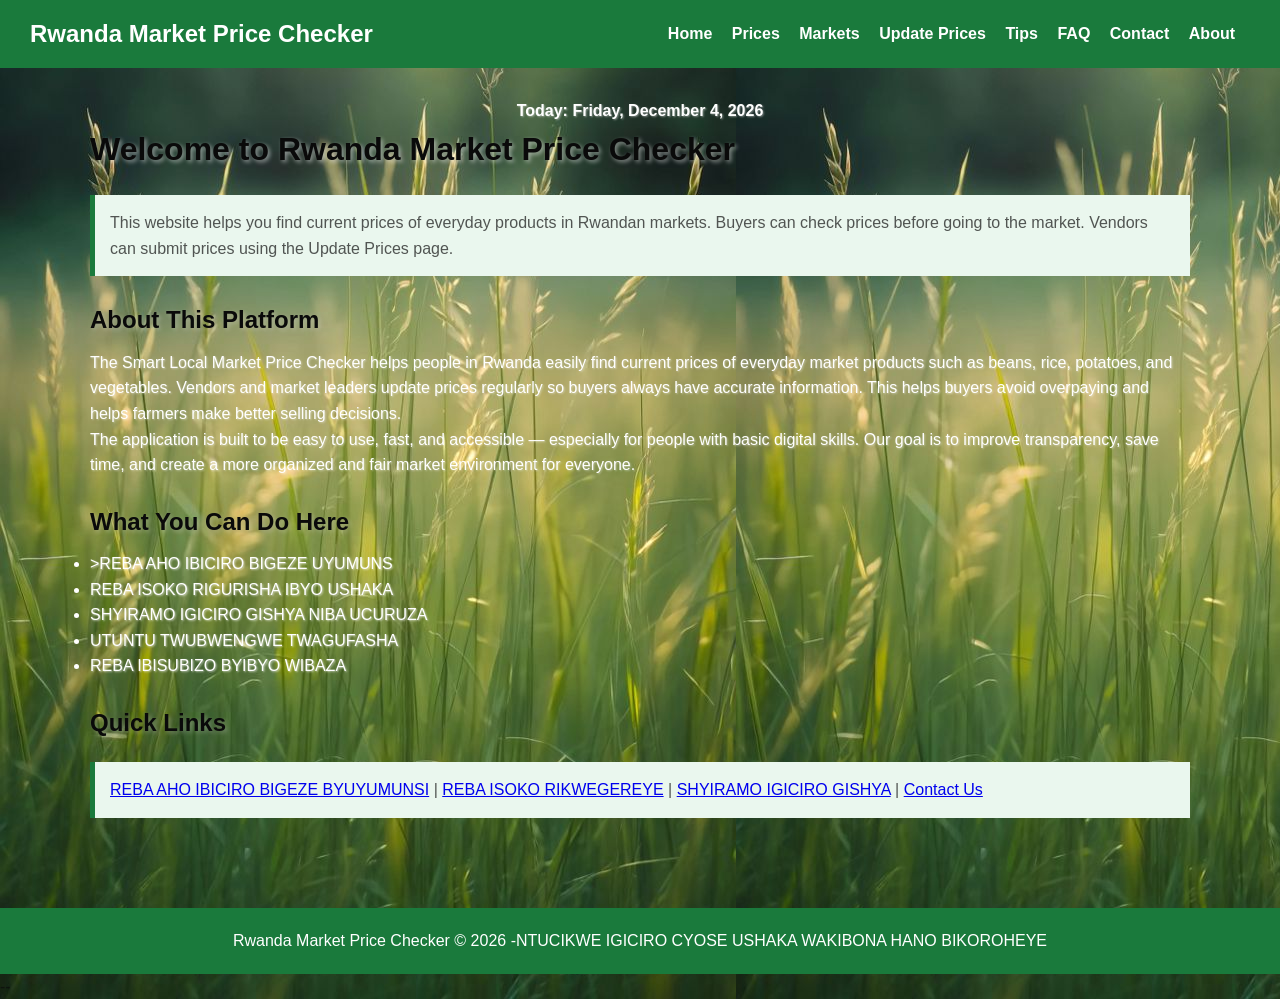
<file: index.html>
<!doctype html>
<html lang="en">
  <head>
    <meta charset="UTF-8" />
    <meta name="viewport" content="width=device-width, initial-scale=1.0" />
    <title>Home - Rwanda Market Price Checker</title>

    <link rel="stylesheet" href="styles/style.css" />
  </head>

  <body style="background-image:urL(photos/B.jpg); >
   
    <div class="main-content">
      <div class="navbar">
        <div class="logo">Rwanda Market Price Checker</div>

        <div class="nav-links">
          <a href="pages/index.html ">Home</a>
          <a href="pages/prices.html ">Prices</a>
          <a href="pages/markets.html ">Markets</a>
          <a href="pages/update.html ">Update Prices</a>
          <a href="pages/tips.html ">Tips</a>
          <a href="pages/faq.html ">FAQ</a>
          <a href="pages/contact.html ">Contact</a>
          <a href="pages/about.html">About</a>
        </div>
      </div>

      <div class="container">
        <h1>Welcome to Rwanda Market Price Checker</h1>

        <div class="info-box">
          This website helps you find current prices of everyday products in
          Rwandan markets. Buyers can check prices before going to the market.
          Vendors can submit prices using the Update Prices page.
        </div>

        <h2>About This Platform</h2>

        <p style="color: rgb(255, 255, 255)">
          The Smart Local Market Price Checker helps people in Rwanda easily
          find current prices of everyday market products such as beans, rice,
          potatoes, and vegetables. Vendors and market leaders update prices
          regularly so buyers always have accurate information. This helps
          buyers avoid overpaying and helps farmers make better selling
          decisions.
        </p>

        <p style="color: white">
          The application is built to be easy to use, fast, and accessible —
          especially for people with basic digital skills. Our goal is to
          improve transparency, save time, and create a more organized and fair
          market environment for everyone.
        </p>

        <h2>What You Can Do Here</h2>

        <ul>
          <li style="color: white">>REBA AHO IBICIRO BIGEZE UYUMUNS</li>
          <li style="color: white">REBA ISOKO RIGURISHA IBYO USHAKA</li>
          <li style="color: white">SHYIRAMO IGICIRO GISHYA NIBA UCURUZA</li>
          <li style="color: white">UTUNTU TWUBWENGWE TWAGUFASHA</li>
          <li style="color: white">REBA IBISUBIZO BYIBYO WIBAZA</li>
        </ul>

        <h2>Quick Links</h2>

        <div class="info-box">
          <a href="pages/prices.html">REBA AHO IBICIRO BIGEZE BYUYUMUNSI</a> |
          <a href="pages/markets.html ">REBA ISOKO RIKWEGEREYE</a> |
          <a href="pages/update.html "> SHYIRAMO IGICIRO GISHYA</a> |
          <a href="pages/contact.html ">Contact Us</a>
        </div>
      </div>

      <footer>
        Rwanda Market Price Checker © 2026 -NTUCIKWE IGICIRO CYOSE USHAKA
        WAKIBONA HANO BIKOROHEYE
      </footer>
    </div> --
    <script src="js/script.js"></script>
  </body>
</html>
</file>
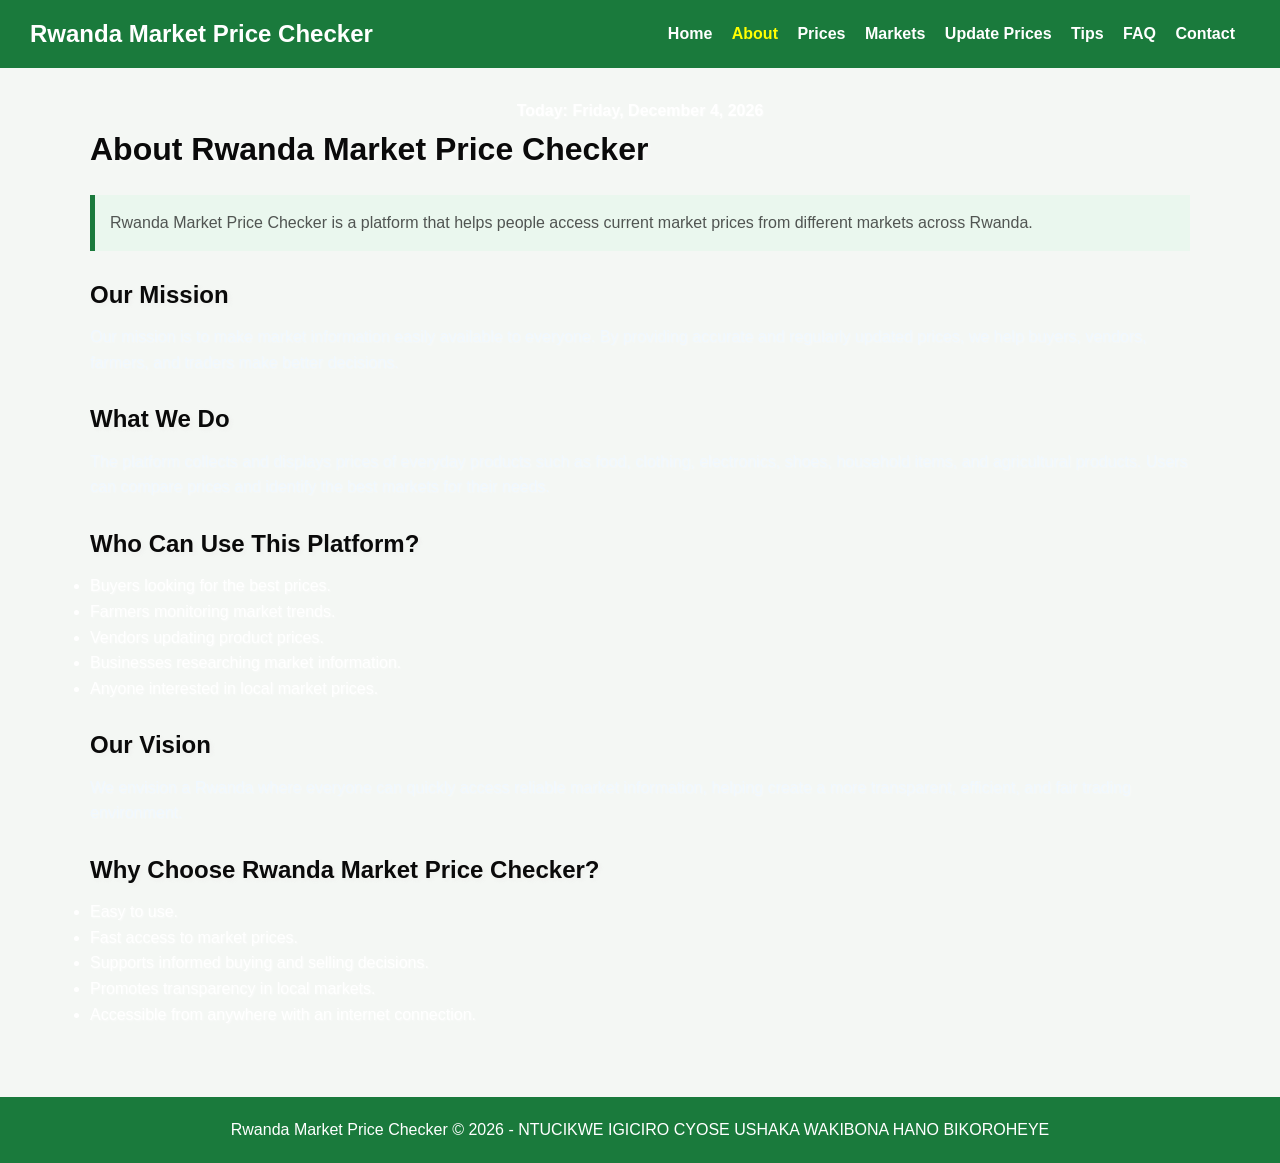
<file: pages/about.html>
<!DOCTYPE html>
<html lang="en">
<head>
    <meta charset="UTF-8">
    <meta name="viewport" content="width=device-width, initial-scale=1.0">
    <title>About - Rwanda Market Price Checker</title>
    <link rel="stylesheet" href="../styles/style.css">
</head>
<body>
<div class="video">
      <video autoplay muted loop>
        <source src="/photos/vid8.mp4" type="video/mp4" />
      </video>
    </div>
    <div class="navbar">

        <div class="logo">
            Rwanda Market Price Checker
        </div>

        <div class="nav-links">
            <a href="../index.html">Home</a>
            <a href="about.html">About</a>
            <a href="prices.html">Prices</a>
            <a href="markets.html">Markets</a>
            <a href="update.html">Update Prices</a>
            <a href="tips.html">Tips</a>
            <a href="faq.html">FAQ</a>
            <a href="contact.html">Contact</a>
        </div>

    </div>

    <div class="container">

        <h1>About Rwanda Market Price Checker</h1>

        <div class="info-box">
            Rwanda Market Price Checker is a platform that helps people access current market prices from different markets across Rwanda.
        </div>

        <h2>Our Mission</h2>

        <p style="color: aliceblue;">
            Our mission is to make market information easily available to everyone. By providing accurate and regularly updated prices, we help buyers, vendors, farmers, and traders make better decisions.
        </p>

        <h2>What We Do</h2>

        <p style="color: aliceblue;">
            The platform collects and displays prices of everyday products such as food, clothing, electronics, shoes, household items, and agricultural products. Users can compare prices and identify the best markets for their needs.
        </p>

        <h2>Who Can Use This Platform?</h2>

        <ul syle="color: aliceblue;">
            <li style="color:white">Buyers looking for the best prices.</li>
            <li style="color:white">Farmers monitoring market trends.</li>
            <li style="color:white">Vendors updating product prices.</li>
            <li style="color:white">Businesses researching market information.</li>
            <li style="color:white">Anyone interested in local market prices.</li>
        </ul>

        <h2>Our Vision</h2>

        <p style="color: aliceblue;">
            We envision a Rwanda where everyone can quickly access reliable market information, helping create a more transparent, efficient, and fair trading environment.
        </p>

        <h2>Why Choose Rwanda Market Price Checker?</h2>

        <ul style="color: rgb(244, 246, 248);">
            <li style="color:white">Easy to use.</li>
            <li style="color:white">Fast access to market prices.</li>
            <li style="color:white">Supports informed buying and selling decisions.</li>
            <li style="color:white">Promotes transparency in local markets.</li>
            <li style="color:white">Accessible from anywhere with an internet connection.</li>
        </ul>

    </div>

    <footer>
        Rwanda Market Price Checker © 2026 - NTUCIKWE IGICIRO CYOSE USHAKA WAKIBONA HANO BIKOROHEYE
    </footer>
<script src="../js/script.js"></script>
</body>
</html>
</file>
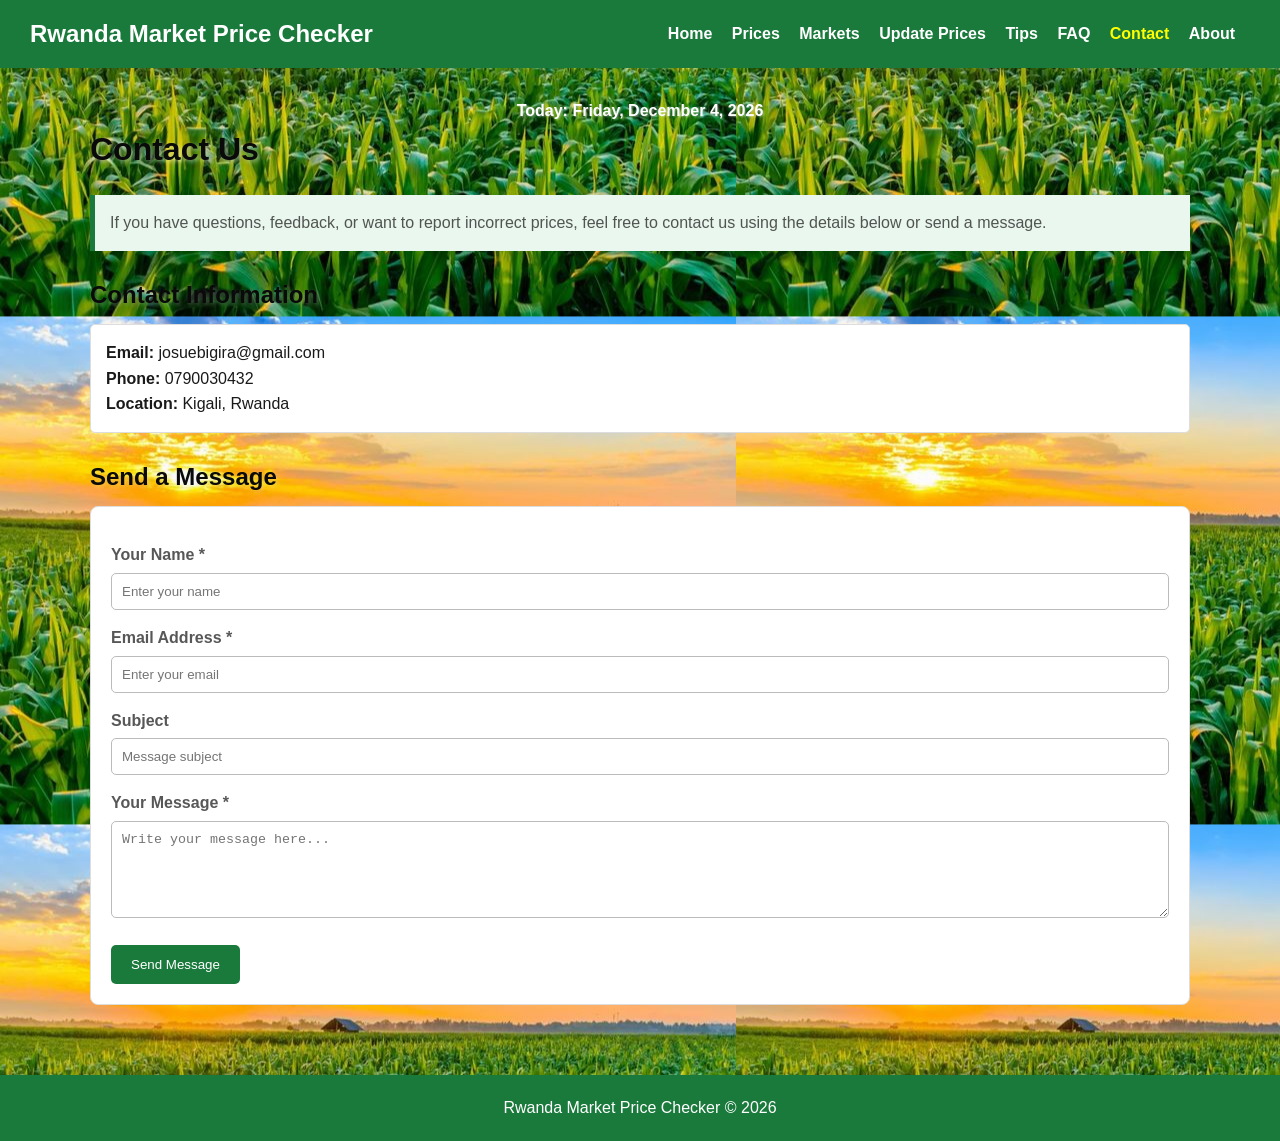
<file: pages/contact.html>
<!DOCTYPE html>
<html lang="en">

<head>
    <meta charset="UTF-8">
    <meta name="viewport" content="width=device-width, initial-scale=1.0">
    <title>Contact</title>

    <link rel="stylesheet" href="../styles/style.css">
</head>

<body style="background-image: url(../photos/12.jfif);">


    <div class="navbar">

        <div class="logo">
            Rwanda Market Price Checker
        </div>

        <div class="nav-links">
            <a href="../index.html">Home</a>
            <a href="prices.html">Prices</a>
            <a href="markets.html">Markets</a>
            <a href="update.html">Update Prices</a>
            <a href="tips.html">Tips</a>
            <a href="faq.html">FAQ</a>
            <a href="contact.html">Contact</a>
            <a href="about.html">About</a>
            
        </div>
<div class="video">
      <video autoplay muted loop>
        <source src="/photos/vid14.mp4" type="video/mp4" />
      </video>
    </div>
    </div>

    
    <div class="container">

        <h1>Contact Us</h1>

        <div class="info-box">
            If you have questions, feedback, or want to report incorrect prices, feel free to contact us using the details below or send a message.
        </div>

        <h2>Contact Information</h2>

        <div class="faq-item">
            <p><b>Email:</b> josuebigira@gmail.com</p>
            <p><b>Phone:</b> 0790030432</p>
            <p><b>Location:</b> Kigali, Rwanda</p>
        </div>

        <h2>Send a Message</h2>

        <form>

            <label>Your Name *</label>
            <input type="text" placeholder="Enter your name" required>

            <label>Email Address *</label>
            <input type="email" placeholder="Enter your email" required>

            <label>Subject</label>
            <input type="text" placeholder="Message subject">

            <label>Your Message *</label>
            <textarea rows="5" placeholder="Write your message here..." required></textarea>

            <button class="btn" type="submit">Send Message</button>

        </form>

    </div>

    <footer>
        Rwanda Market Price Checker © 2026
    </footer>
<script src="../js/script.js"></script>
</body>

</html>
</file>
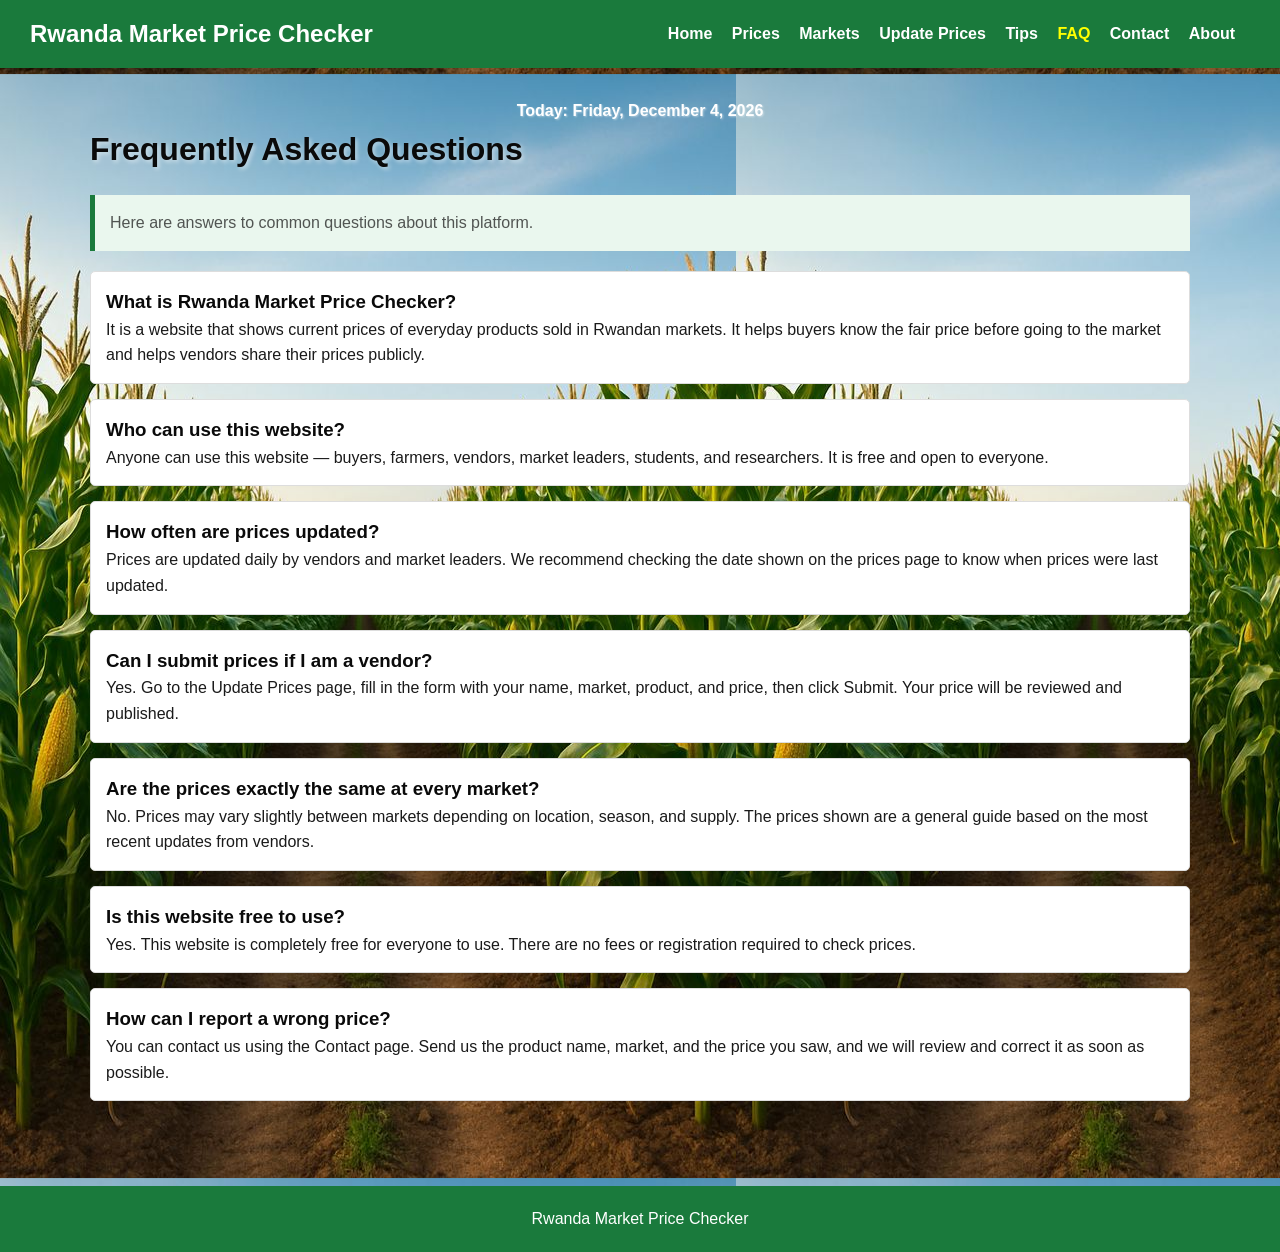
<file: pages/faq.html>
<!DOCTYPE html>
<html lang="en">

<head>
    <meta charset="UTF-8">
    <meta name="viewport" content="width=device-width, initial-scale=1.0">
    <title>FAQ</title>

    <link rel="stylesheet" href="../styles/style.css">
</head>

<body style="background-image: url(../photos/7.jfif);">

    
    <div class="navbar">

        <div class="logo">
            Rwanda Market Price Checker
        </div>


        <div class="nav-links">
            <a href="../index.html">Home</a>
            <a href="prices.html">Prices</a>
            <a href="markets.html">Markets</a>
            <a href="update.html">Update Prices</a>
            <a href="tips.html">Tips</a>
            <a href="faq.html">FAQ</a>
            <a href="contact.html">Contact</a>
            <a href="about.html">About</a>
        </div>

    </div>
<div class="video">
      <video autoplay muted loop>
        <source src="/photos/vid9.mp4" type="video/mp4" />
      </video>
    </div>
    
    <div class="container">

        <h1>Frequently Asked Questions</h1>

        <div class="info-box">
            Here are answers to common questions about this platform.
        </div>

        <div class="faq-item">
            <h3>What is Rwanda Market Price Checker?</h3>
            <p>
                It is a website that shows current prices of everyday products sold in Rwandan markets. It helps buyers know the fair price before going to the market and helps vendors share their prices publicly.
            </p>
        </div>

        <div class="faq-item">
            <h3>Who can use this website?</h3>
            <p>
                Anyone can use this website — buyers, farmers, vendors, market leaders, students, and researchers. It is free and open to everyone.
            </p>
        </div>

        <div class="faq-item">
            <h3>How often are prices updated?</h3>
            <p>
                Prices are updated daily by vendors and market leaders. We recommend checking the date shown on the prices page to know when prices were last updated.
            </p>
        </div>

        <div class="faq-item">
            <h3>Can I submit prices if I am a vendor?</h3>
            <p>
                Yes. Go to the Update Prices page, fill in the form with your name, market, product, and price, then click Submit. Your price will be reviewed and published.
            </p>
        </div>

        <div class="faq-item">
            <h3>Are the prices exactly the same at every market?</h3>
            <p>
                No. Prices may vary slightly between markets depending on location, season, and supply. The prices shown are a general guide based on the most recent updates from vendors.
            </p>
        </div>


        <div class="faq-item">
            <h3>Is this website free to use?</h3>
            <p>
                Yes. This website is completely free for everyone to use. There are no fees or registration required to check prices.
            </p>
        </div>

        <div class="faq-item">
            <h3>How can I report a wrong price?</h3>
            <p>
                You can contact us using the Contact page. Send us the product name, market, and the price you saw, and we will review and correct it as soon as possible.
            </p>
        </div>

    </div>

    
    <footer>
        Rwanda Market Price Checker 
    </footer>
<script src="../js/script.js"></script>
</body>

</html>
</file>
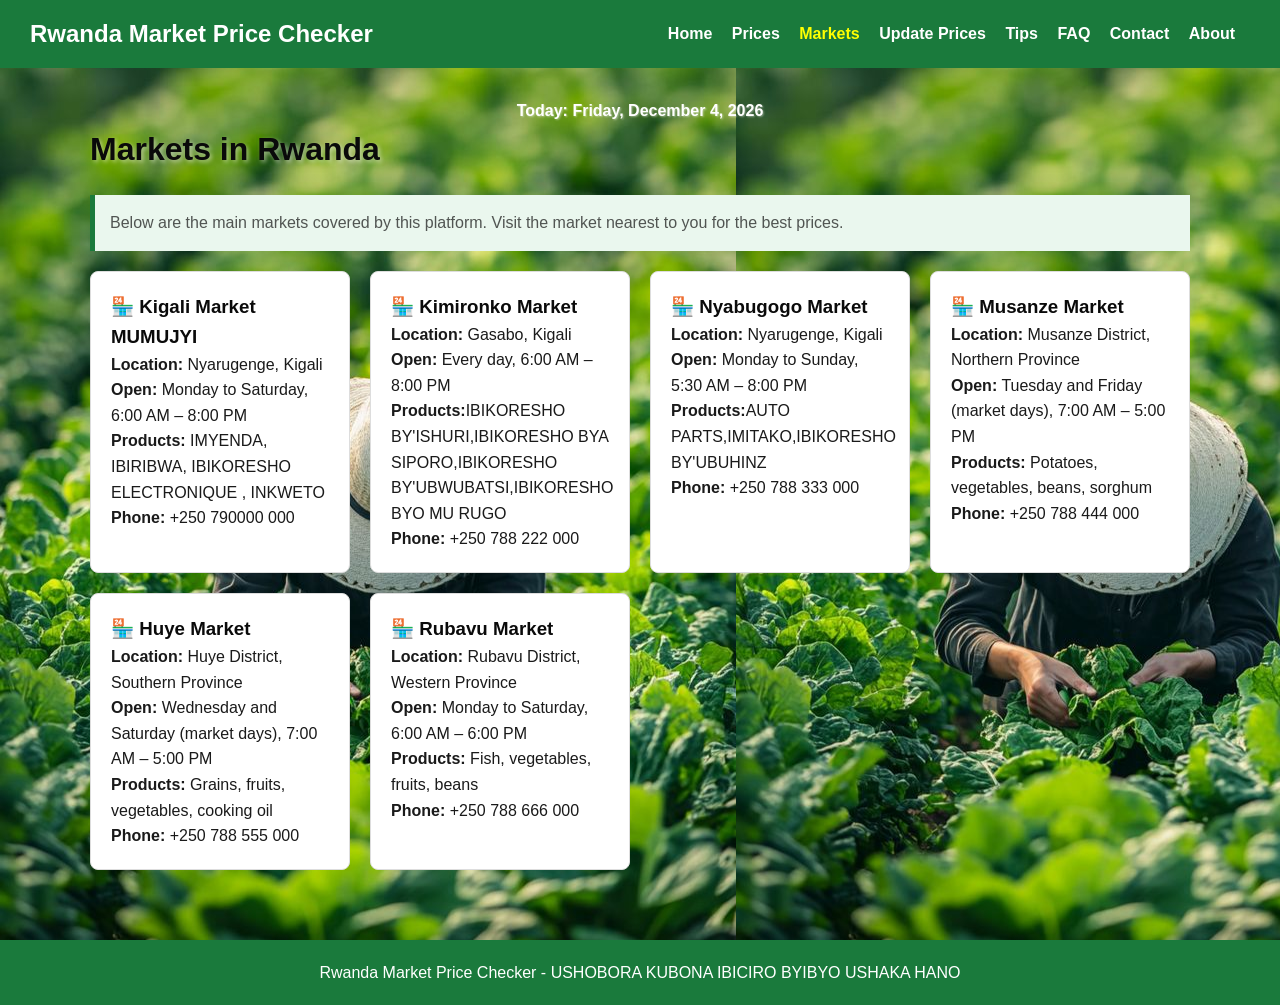
<file: pages/markets.html>
<!DOCTYPE html>
<html lang="en">

<head>
    <meta charset="UTF-8">
    <meta name="viewport" content="width=device-width, initial-scale=1.0">
    <title>Markets</title>

    <link rel="stylesheet" href="../styles/style.css">
</head>

<body style="background-image: url(../photos/9.jfif);">

    <div class="navbar">

        <div class="logo">
            Rwanda Market Price Checker
        </div>

        <div class="nav-links">
            <a href="../index.html">Home</a>
            <a href="prices.html">Prices</a>
            <a href="markets.html">Markets</a>
            <a href="update.html">Update Prices</a>
            <a href="tips.html">Tips</a>
            <a href="faq.html">FAQ</a>
            <a href="contact.html">Contact</a>
            <a href="about.html">About</a>
        </div>

    </div>
<div class="video">
      <video autoplay muted loop>
        <source src="/photos/vid5.mp4" type="video/mp4" />
      </video>
    </div>
    <div class="container">

        <h1>Markets in Rwanda</h1>

        <div class="info-box">
            Below are the main markets covered by this platform. Visit the market nearest to you for the best prices.
        </div>

        <div class="market-grid">

            <div class="market-card">
                <h3>🏪 Kigali Market MUMUJYI</h3>
                <p><b>Location:</b> Nyarugenge, Kigali</p>
                <p><b>Open:</b> Monday to Saturday, 6:00 AM – 8:00 PM</p>
                <p><b>Products:</b> IMYENDA, IBIRIBWA, IBIKORESHO ELECTRONIQUE , INKWETO </p>
                <p><b>Phone:</b> +250 790000 000</p>
            </div>

            <div class="market-card">
                <h3>🏪 Kimironko Market</h3>
                <p><b>Location:</b> Gasabo, Kigali</p>
                <p><b>Open:</b> Every day, 6:00 AM – 8:00 PM</p>
                <p><b>Products:</b>IBIKORESHO BY'ISHURI,IBIKORESHO BYA SIPORO,IBIKORESHO BY'UBWUBATSI,IBIKORESHO BYO MU RUGO </p>
                <p><b>Phone:</b> +250 788 222 000</p>
            </div>

            <div class="market-card">
                <h3>🏪 Nyabugogo Market</h3>
                <p><b>Location:</b> Nyarugenge, Kigali</p>
                <p><b>Open:</b> Monday to Sunday, 5:30 AM – 8:00 PM</p>
                <p><b>Products:</b>AUTO PARTS,IMITAKO,IBIKORESHO BY'UBUHINZ</p>
                <p><b>Phone:</b> +250 788 333 000</p>
            </div>

            <div class="market-card">
                <h3>🏪 Musanze Market</h3>
                <p><b>Location:</b> Musanze District, Northern Province</p>
                <p><b>Open:</b> Tuesday and Friday (market days), 7:00 AM – 5:00 PM</p>
                <p><b>Products:</b> Potatoes, vegetables, beans, sorghum</p>
                <p><b>Phone:</b> +250 788 444 000</p>
            </div>

            <div class="market-card">
                <h3>🏪 Huye Market</h3>
                <p><b>Location:</b> Huye District, Southern Province</p>
                <p><b>Open:</b> Wednesday and Saturday (market days), 7:00 AM – 5:00 PM</p>
                <p><b>Products:</b> Grains, fruits, vegetables, cooking oil</p>
                <p><b>Phone:</b> +250 788 555 000</p>
            </div>

            <div class="market-card">
                <h3>🏪 Rubavu Market</h3>
                <p><b>Location:</b> Rubavu District, Western Province</p>
                <p><b>Open:</b> Monday to Saturday, 6:00 AM – 6:00 PM</p>
                <p><b>Products:</b> Fish, vegetables, fruits, beans</p>
                <p><b>Phone:</b> +250 788 666 000</p>
            </div>

        </div>

    </div>

    
    <footer>
        Rwanda Market Price Checker - USHOBORA KUBONA IBICIRO BYIBYO USHAKA HANO
    </footer>
<script src="../js/script.js"></script>
</body>

</html>
</file>
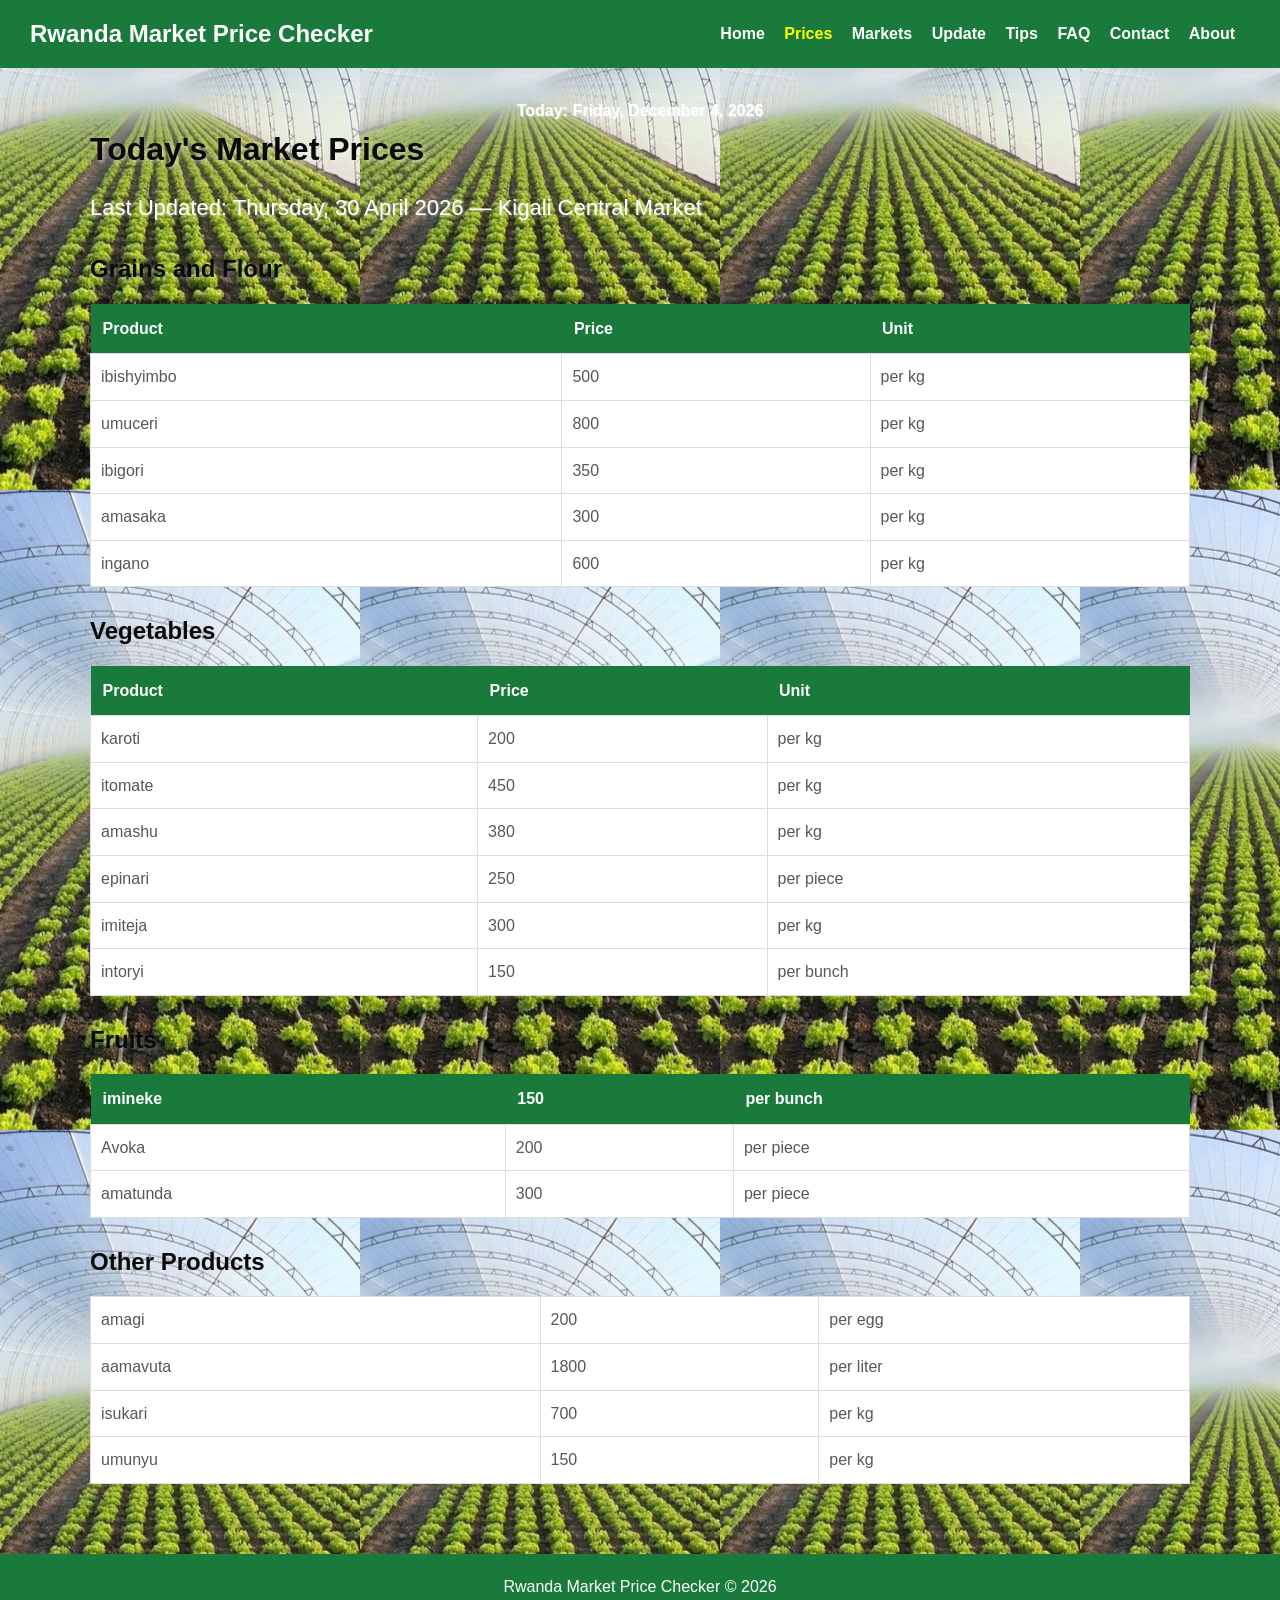
<file: pages/prices.html>
<!DOCTYPE html>
<html>

<head>
    <title>Prices</title>
    <link rel="stylesheet" href="../styles/style.css">
</head>

<body style="background-image: url(../photos/4.jfif);">

    <div class="navbar">
        <div class="logo">Rwanda Market Price Checker</div>
        <div class="nav-links">
            <a href="../index.html">Home</a>
            <a href="prices.html">Prices</a>
            <a href="markets.html">Markets</a>
            <a href="update.html">Update</a>
            <a href="tips.html">Tips</a>
            <a href="faq.html">FAQ</a>
            <a href="contact.html">Contact</a>
            <a href="about.html">About</a>
        </div>
    </div>
<div class="video">
      <video autoplay muted loop>
        <source src="/photos/vid11.mp4" type="video/mp4" />
      </video>
    </div>
    <div class="container">

        <h1>Today's Market Prices</h1>

        <p style="color:white; font-size:22px;">Last Updated: Thursday, 30 April 2026 — Kigali Central Market</p>

        <h2>Grains and Flour</h2>
        <table>
            <tr>
                <th>Product</th>
                <th>Price</th>
                <th>Unit</th>

            </tr>
            <tr>
                <td>ibishyimbo</td>
                <td>500</td>
                <td>per kg</td>

            </tr>
            <tr>
                <td>umuceri</td>
                <td>800</td>
                <td>per kg</td>

            </tr>
            <tr>
                <td>ibigori</td>
                <td>350</td>
                <td>per kg</td>

            </tr>
            <tr>
                <td>amasaka</td>
                <td>300</td>
                <td>per kg</td>

            </tr>
            <tr>
                <td>ingano</td>
                <td>600</td>
                <td>per kg</td>

            </tr>
        </table>

        <h2>Vegetables</h2>
        <table>
            <tr>
                <th>Product</th>
                <th>Price</th>
                <th>Unit</th>

            </tr>
            <tr>
                <td>karoti</td>
                <td>200</td>
                <td>per kg</td>

            </tr>
            <tr>
                <td>itomate</td>
                <td>450</td>
                <td>per kg</td>

            </tr>
            <tr>
                <td>amashu</td>
                <td>380</td>
                <td>per kg</td>

            </tr>
            <tr>
                <td>epinari</td>
                <td>250</td>
                <td>per piece</td>

            </tr>
            <tr>
                <td>imiteja</td>
                <td>300</td>
                <td>per kg</td>

            </tr>
            <tr>
                <td>intoryi</td>
                <td>150</td>
                <td>per bunch</td>

            </tr>
        </table>

        <h2>Fruits</h2>
        <table>
            <tr>
                <th>imineke</th>
                <th>150</th>
                <th>per bunch</th>

            </tr>
            <tr>
                <td>Avoka</td>
                <td>200</td>
                <td>per piece</td>

            </tr>
            <tr>
                <td>amatunda</td>
                <td>300</td>
                <td>per piece</td>

            </tr>
        </table>

        <h2>Other Products</h2>
        <table>
            <tr>
                <td>amagi</td>
                <td>200</td>
                <td>per egg</td>

            </tr>
            <tr>
                <td>aamavuta</td>
                <td>1800</td>
                <td>per liter</td>

            </tr>
            <tr>
                <td>isukari</td>
                <td>700</td>
                <td>per kg</td>

            </tr>
            <tr>
                <td>umunyu</td>
                <td>150</td>
                <td>per kg</td>

            </tr>
        </table>

    </div>

    <footer>Rwanda Market Price Checker © 2026</footer>
<script src="../js/script.js"></script>
</body>

</html>
</file>
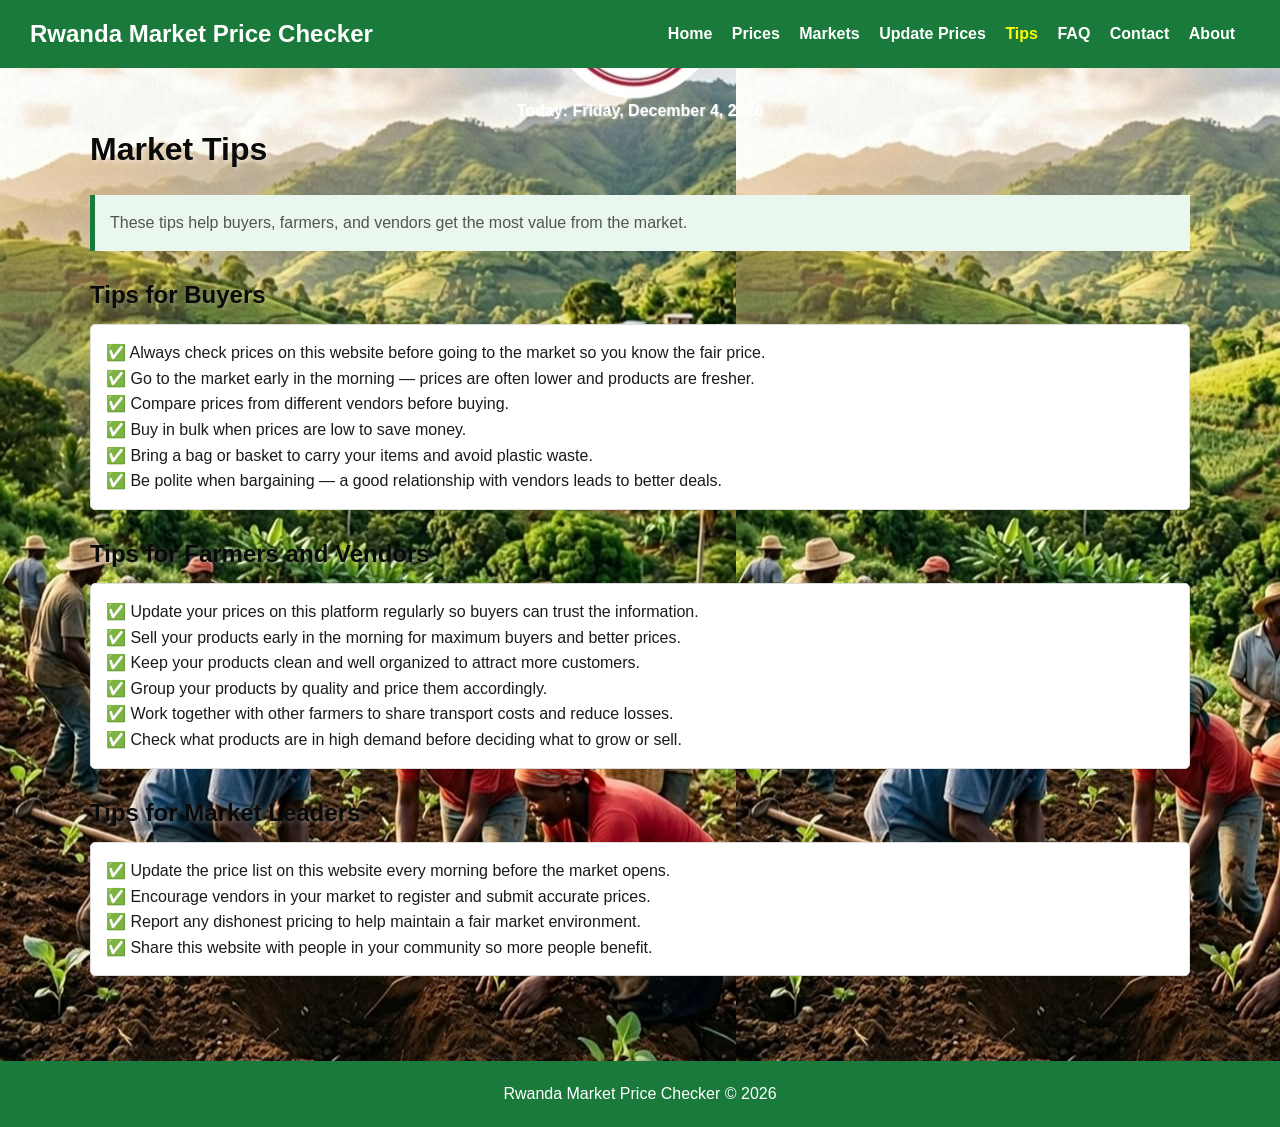
<file: pages/tips.html>
<!DOCTYPE html>
<html lang="en">

<head>
    <meta charset="UTF-8">
    <meta name="viewport" content="width=device-width, initial-scale=1.0">
    <title>Tips</title>

    <link rel="stylesheet" href="../styles/style.css">
</head>

<body style="background-image: url(../photos/3.jfif);">


    <div class="navbar">

        <div class="logo">
            Rwanda Market Price Checker
        </div>
<div class="video">
      <video autoplay muted loop>
        <source src="/photos/vid12.mp4" type="video/mp4" />
      </video>
    </div>
        <div class="nav-links">
            <a href="../index.html">Home</a>
            <a href="prices.html">Prices</a>
            <a href="markets.html">Markets</a>
            <a href="update.html">Update Prices</a>
            <a href="tips.html">Tips</a>
            <a href="faq.html">FAQ</a>
            <a href="contact.html">Contact</a>
            <a href="about.html">About</a>
        </div>

    </div>


    <div class="container">

        <h1>Market Tips</h1>

        <div class="info-box">
            These tips help buyers, farmers, and vendors get the most value from the market.
        </div>

        <h2>Tips for Buyers</h2>

        <div class="faq-item">
            <p>✅ Always check prices on this website before going to the market so you know the fair price.</p>
            <p>✅ Go to the market early in the morning — prices are often lower and products are fresher.</p>
            <p>✅ Compare prices from different vendors before buying.</p>
            <p>✅ Buy in bulk when prices are low to save money.</p>
            <p>✅ Bring a bag or basket to carry your items and avoid plastic waste.</p>
            <p>✅ Be polite when bargaining — a good relationship with vendors leads to better deals.</p>
        </div>

        <h2>Tips for Farmers and Vendors</h2>

        <div class="faq-item">
            <p>✅ Update your prices on this platform regularly so buyers can trust the information.</p>
            <p>✅ Sell your products early in the morning for maximum buyers and better prices.</p>
            <p>✅ Keep your products clean and well organized to attract more customers.</p>
            <p>✅ Group your products by quality and price them accordingly.</p>
            <p>✅ Work together with other farmers to share transport costs and reduce losses.</p>
            <p>✅ Check what products are in high demand before deciding what to grow or sell.</p>
        </div>

        <h2>Tips for Market Leaders</h2>

        <div class="faq-item">
            <p>✅ Update the price list on this website every morning before the market opens.</p>
            <p>✅ Encourage vendors in your market to register and submit accurate prices.</p>
            <p>✅ Report any dishonest pricing to help maintain a fair market environment.</p>
            <p>✅ Share this website with people in your community so more people benefit.</p>
        </div>

    </div>


    <footer>
        Rwanda Market Price Checker © 2026
    </footer>
<script src="../js/script.js"></script>
</body>

</html>
</file>
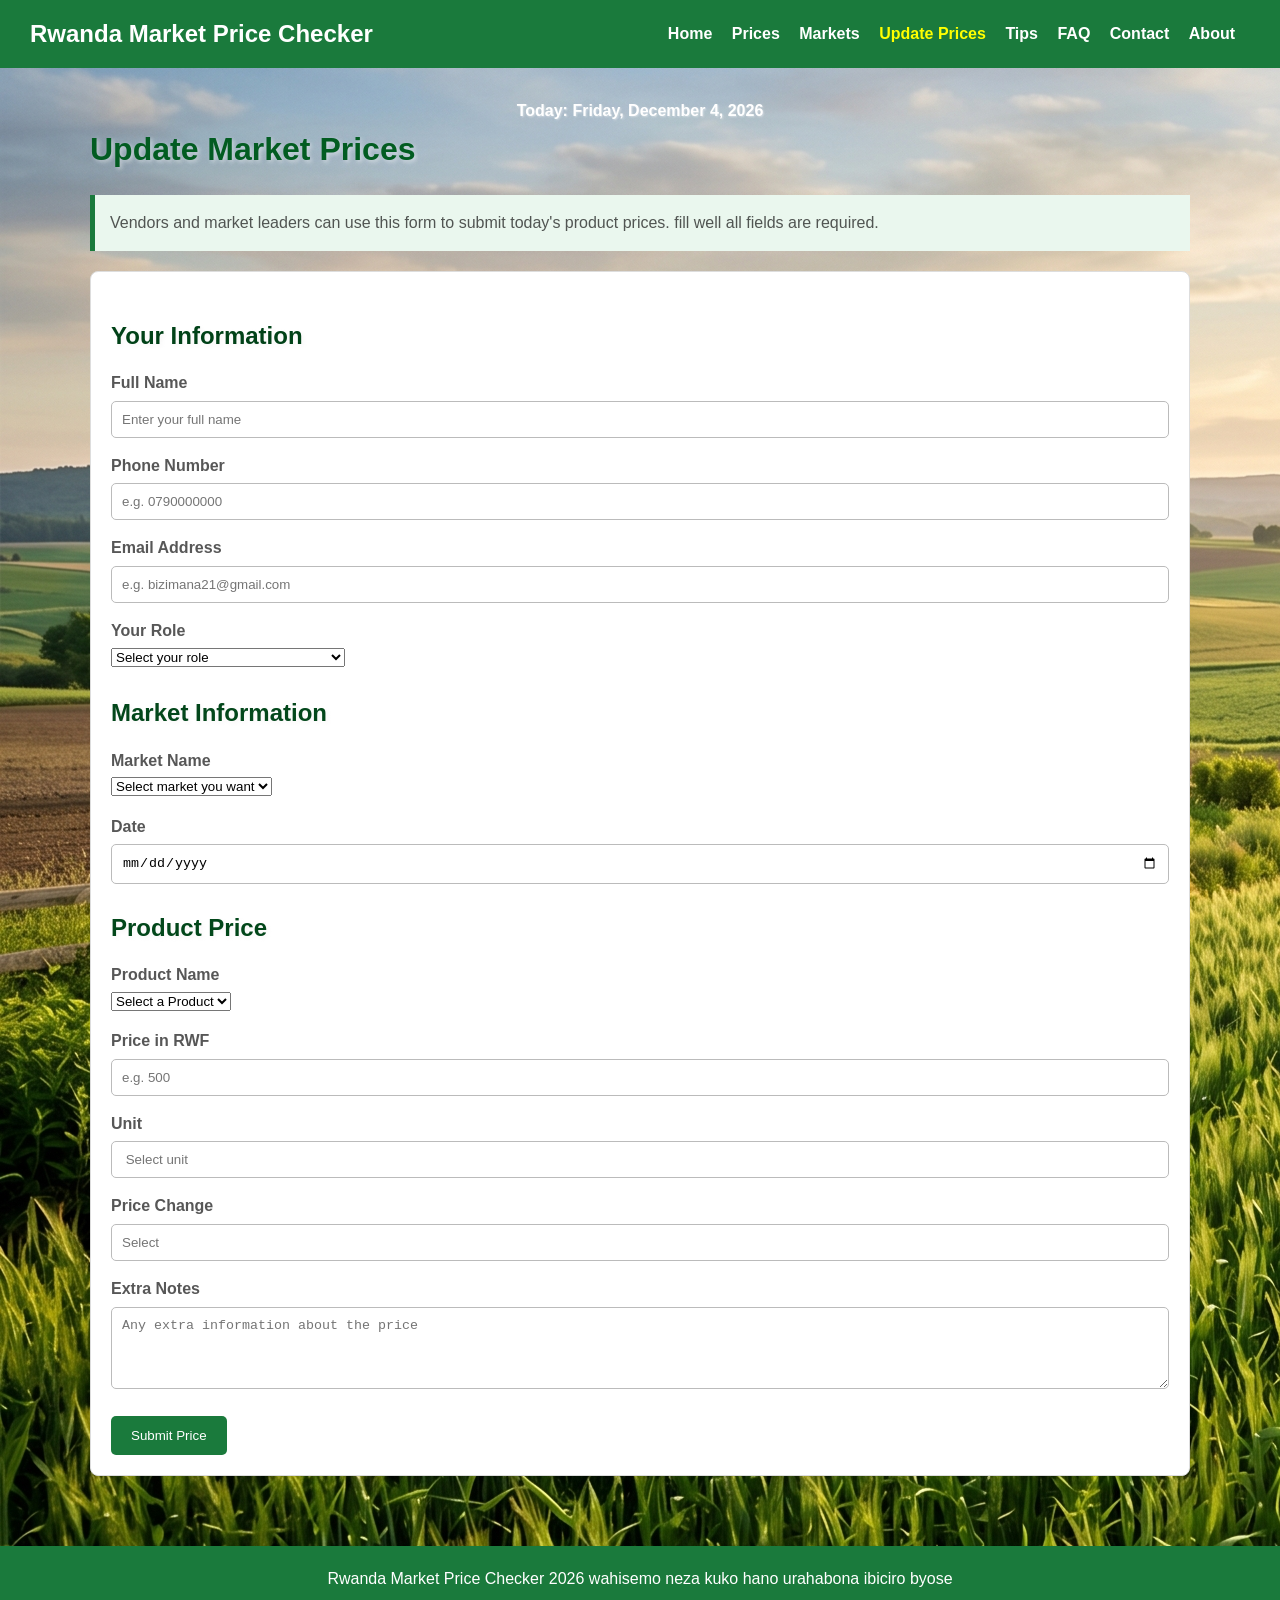
<file: pages/update.html>
<!DOCTYPE html>

<head>
    <meta charset="UTF-8">
    <meta name="viewport" content="width=device-width, initial-scale=1.0">
    <title>Update Prices</title>

    <link rel="stylesheet" href="../styles/style.css">
</head>

<body style="background-image: url(../photos/2.png);">


    <div class="navbar">

        <div class="logo">
            Rwanda Market Price Checker
        </div>

        <div class="nav-links">
            <a href="../index.html">Home</a>
            <a href="prices.html">Prices</a>
            <a href="markets.html">Markets</a>
            <a href="update.html">Update Prices</a>
            <a href="tips.html">Tips</a>
            <a href="faq.html">FAQ</a>
            <a href="contact.html">Contact</a>
            <a href="about.html">About</a>
        </div>

    </div>


    <div class="container">

        <h1 style="color: #025c21;">Update Market Prices</h1>

        <div class="info-box">
            Vendors and market leaders can use this form to submit today's product prices. fill well all fields are required.
        </div>

        <form>

            <h2 style="color: #014218;">Your Information</h2>

            <label>Full Name </label>
            <input type="text" placeholder="Enter your full name" required>

            <label>Phone Number </label>
            <input type="text" placeholder="e.g. 0790000000" required>

            <label>Email Address</label>
            <input type="email" placeholder="e.g. bizimana21@gmail.com">

            <label>Your Role </label>
                 <select required>
    <option value=""> Select your role </option>
    <option>UMUCURUZI</option>
    <option>UMUYOBOZI WA KOPERATIVE</option>
    <option>UMUYOBOZI MURI MINISTERE</option>
    <option>UMUYOBOZI MUMURENGE</option>
    <option>UMUYOBOZI USHINZWE mwisoko</option>
   
</select>

            <h2 style="color: #03471b;">Market Information</h2>

            <label>Market Name </label>
             <select required>
    <option value=""> Select market you want </option>
    <option>NYABUGOGO</option>
    <option>REMERA</option>
    <option>KIMIRONKO</option>
    <option>MUSANZE</option>
    <option>GISENYI</option>
    <option>BUGESERA</option>
   
</select>

            <label>Date </label>
            <input type="date" required>

            <h2 style="color: #02471a;">Product Price</h2>

            <label>Product Name </label>
          <select required>
    <option value=""> Select a Product </option>
    <option>IBISHYIMBO</option>
    <option>UMUCERI</option>
    <option>IBIRAYI</option>
    <option>IBIJUMBA</option>
    <option>KAWUNGA</option>
    <option>AMATEKE</option>
   
</select>

            <label>Price in RWF </label>
            <input type="number" placeholder="e.g. 500" required>

            <label>Unit </label>
            <input type="text" placeholder=" Select unit " required>

            <label>Price Change</label>
            <input type="text" placeholder="Select ">

            <label>Extra Notes</label>
            <textarea rows="4" placeholder="Any extra information about the price"></textarea>

            <button class="btn" type="submit">Submit Price</button>

        </form>

    </div>


    <footer>
        Rwanda Market Price Checker 2026 wahisemo neza kuko hano urahabona ibiciro byose
    </footer>
<script src="../js/script.js"></script>
</body>

</html>
</file>
<file: styles/style.css>
* {
    margin: 0;
    padding: 0;
    box-sizing: border-box;
}

body {
    font-family: Arial, sans-serif;
    background: #f4f7f4;
    background-attachment: scroll;
    background-position: 0%;
    color: #0c0c0cb0;
    line-height: 1.6;
}

.navbar {
    background: #1a7a3c;
    color: white;
    padding: 15px 30px;
    display: flex;
    justify-content: space-between;
    align-items: center;
    flex-wrap: wrap;
}

.logo {
    font-size: 24px;
    font-weight: bold;
}

.nav-links a {
    color: white;
    text-decoration: none;
    margin-right: 15px;
    font-weight: bold;
}

.nav-links a:hover {
    color: #d4ffd4;
}

.container {
    width: 90%;
    max-width: 1100px;
    margin: auto;
    padding: 30px 0;
}

p {
    color: #1a1a1a;
    text-shadow: 1px 1px 2px rgba(255, 255, 255, 0.425);
}

ul,
li {
    color: #1a1a1a;
    text-shadow: 1px 1px 2px rgba(255, 255, 255, 0.6);
}

h1 {
    color: #0a0a0a;
    text-shadow: 2px 2px 4px rgba(255, 255, 255, 0.493);
    margin-bottom: 15px;
}

h2 {
    color: #0a0a0a;
    text-shadow: 2px 2px 4px rgba(230, 227, 227, 0.329);
    margin-top: 25px;
    margin-bottom: 10px;
}

h3 {
    color: #0a0a0a;
    /*text-shadow: 1px 1px 3px rgba(255, 255, 255, 0.7);*/
}

.info-box {
    background: #eaf7ee;
    border-left: 5px solid #1a7a3c;
    padding: 15px;
    margin: 20px 0;
}

table {
    width: 100%;
    border-collapse: collapse;
    margin-top: 15px;
}

table th {
    background: #1a7a3c;
    color: white;
    padding: 12px;
    text-align: left;
}

table td {
    border: 1px solid #ddd;
    padding: 10px;
}

tr {
    background: #ffffff;

}

.market-grid {
    display: grid;
    grid-template-columns: repeat(auto-fit, minmax(250px, 1fr));
    gap: 20px;
}

.market-card {
    background: white;
    border: 1px solid #ddd;
    padding: 20px;
    border-radius: 8px;
}

form {
    background: white;
    border: 1px solid #ddd;
    padding: 20px;
    border-radius: 8px;
}

label {
    display: block;
    margin-top: 15px;
    font-weight: bold;
}

input,
textarea {
    width: 100%;
    padding: 10px;
    margin-top: 5px;
    border: 1px solid #bbb;
    border-radius: 5px;
}

.btn {
    background: #1a7a3c;
    color: white;
    border: none;
    padding: 12px 20px;
    margin-top: 20px;
    cursor: pointer;
    border-radius: 5px;
}

.btn:hover {
    background: #145e2e;
}

.faq-item {
    background: white;
    border: 1px solid #ddd;
    padding: 15px;
    margin-bottom: 15px;
    border-radius: 5px;
}

footer {
    background: #1a7a3c;
    color: white;
    text-align: center;
    padding: 20px;
    margin-top: 40px;
}

.video {
    position: fixed;
    width: 100%;
    height: 100vh;
    display: block;
    top: 0%;
    bottom: 0%;
    left: 0%;
    right: 0%;
    z-index: -1;
    filter:blur(0px)
}
video{
    
    width: 100%;
    height: 100vh;
    object-fit: cover;
}
</file>
